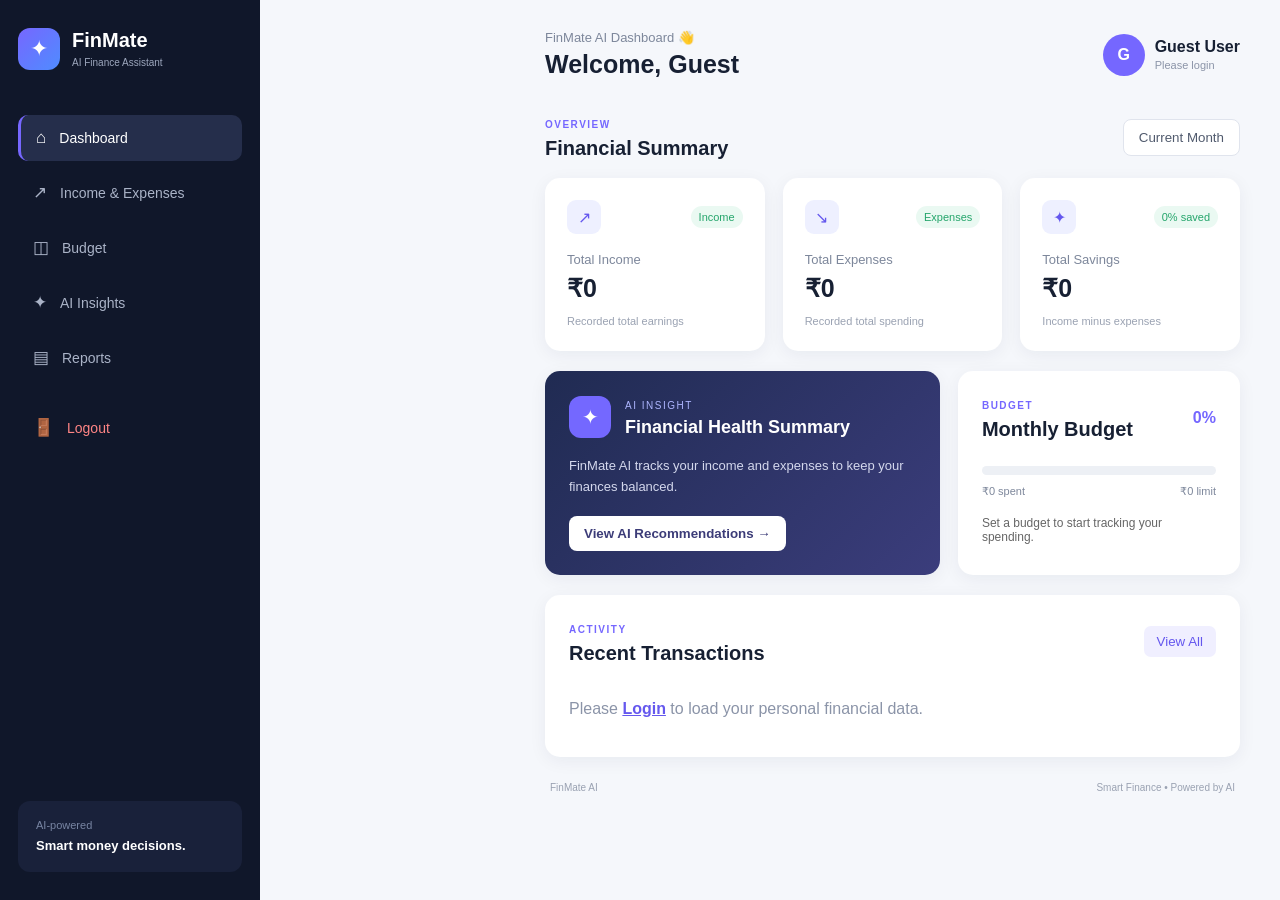
<file: index.html>
<!DOCTYPE html>
<html lang="en">

<head>
    <meta charset="UTF-8">
    <meta name="viewport" content="width=device-width, initial-scale=1.0">

    <title>FinMate AI - Personal Finance Assistant</title>

    <link rel="stylesheet" href="style.css">
</head>

<body>

    <div class="app">

        <!-- Sidebar -->
        <aside class="sidebar">

            <div class="logo">
                <div class="logo-icon">✦</div>

                <div>
                    <h2>FinMate</h2>
                    <span>AI Finance Assistant</span>
                </div>
            </div>

            <nav class="menu">
                <a href="index.html" class="active">
                    <span>⌂</span>
                    Dashboard
                </a>

                <a href="transactions.html">
                    <span>↗</span>
                    Income & Expenses
                </a>

                <a href="budget.html">
                    <span>◫</span>
                    Budget
                </a>

                <a href="ai-insights.html">
                    <span>✦</span>
                    AI Insights
                </a>

                <a href="reports.html">
                    <span>▤</span>
                    Reports
                </a>

                <a href="login.html" id="logoutBtn" style="margin-top: 15px; color: #ff8585;">
                    <span>🚪</span>
                    Logout
                </a>
            </nav>

            <div class="sidebar-bottom">
                <p>AI-powered</p>
                <strong>Smart money decisions.</strong>
            </div>

        </aside>


        <!-- Main Content -->
        <main class="main">

            <!-- Top Bar -->
            <header class="topbar">

                <div>
                    <p class="small-text">FinMate AI Dashboard 👋</p>
                    <h1 id="welcomeGreeting">Welcome back, User</h1>
                </div>

                <div class="profile">
                    <div class="profile-circle" id="profileAvatar">U</div>

                    <div>
                        <strong id="profileName">User</strong>
                        <span id="profileEmail">finance@finmate.ai</span>
                    </div>
                </div>

            </header>


            <!-- Overview -->
            <section class="overview">

                <div class="section-title">
                    <div>
                        <span class="label">OVERVIEW</span>
                        <h2>Financial Summary</h2>
                    </div>

                    <button class="month-btn" id="currentPeriodBtn">
                        Current Month
                    </button>
                </div>


                <!-- Financial Cards -->
                <div class="cards">

                    <div class="finance-card income-card">

                        <div class="card-top">
                            <span class="card-icon">↗</span>
                            <span class="percentage">Income</span>
                        </div>

                        <p>Total Income</p>

                        <h3 id="totalIncome">₹0</h3>

                        <span class="card-note">
                            Recorded total earnings
                        </span>

                    </div>


                    <div class="finance-card expense-card">

                        <div class="card-top">
                            <span class="card-icon">↘</span>
                            <span class="percentage">Expenses</span>
                        </div>

                        <p>Total Expenses</p>

                        <h3 id="totalExpenses">₹0</h3>

                        <span class="card-note">
                            Recorded total spending
                        </span>

                    </div>


                    <div class="finance-card saving-card">

                        <div class="card-top">
                            <span class="card-icon">✦</span>
                            <span class="percentage" id="savingRateTag">0% saved</span>
                        </div>

                        <p>Total Savings</p>

                        <h3 id="totalSavings">₹0</h3>

                        <span class="card-note" id="savingsNote">
                            Income minus expenses
                        </span>

                    </div>

                </div>

            </section>


            <!-- Middle Section -->
            <section class="middle-grid">

                <!-- AI Insight -->
                <div class="ai-box">

                    <div class="ai-header">

                        <div class="ai-icon">✦</div>

                        <div>
                            <span>AI INSIGHT</span>
                            <h2 id="aiHeadline">Financial Health Summary</h2>
                        </div>

                    </div>

                    <p id="aiSummaryText">
                        FinMate AI tracks your income and expenses to keep your finances balanced.
                    </p>

                    <button class="ai-btn" onclick="window.location.href='ai-insights.html'">
                        View AI Recommendations →
                    </button>

                </div>


                <!-- Budget -->
                <div class="budget-box">

                    <div class="box-heading">
                        <div>
                            <span class="label">BUDGET</span>
                            <h2>Monthly Budget</h2>
                        </div>

                        <span class="budget-percent" id="dashboardBudgetPercent">0%</span>
                    </div>

                    <div class="progress">
                        <div class="progress-fill" id="dashboardBudgetProgress" style="width: 0%;"></div>
                    </div>

                    <div class="budget-info">
                        <span id="dashboardSpentText">₹0 spent</span>
                        <span id="dashboardLimitText">₹0 limit</span>
                    </div>

                    <p class="budget-message" id="dashboardBudgetMessage">
                        Set a budget to start tracking your spending.
                    </p>

                </div>

            </section>


            <!-- Recent Transactions -->
            <section class="transactions">

                <div class="box-heading">

                    <div>
                        <span class="label">ACTIVITY</span>
                        <h2>Recent Transactions</h2>
                    </div>

                    <button class="view-btn" onclick="window.location.href='transactions.html'">
                        View All
                    </button>

                </div>


                <div class="transaction-list" id="dashboardRecentTransactions">
                    <p style="color: #8b94a8; padding: 15px 0;">Loading transactions...</p>
                </div>

            </section>


            <!-- Footer -->
            <footer>
                <span>FinMate AI</span>
                <span>Smart Finance • Powered by AI</span>
            </footer>

        </main>

    </div>

    <script src="script.js"></script>

</body>

</html>
</file>
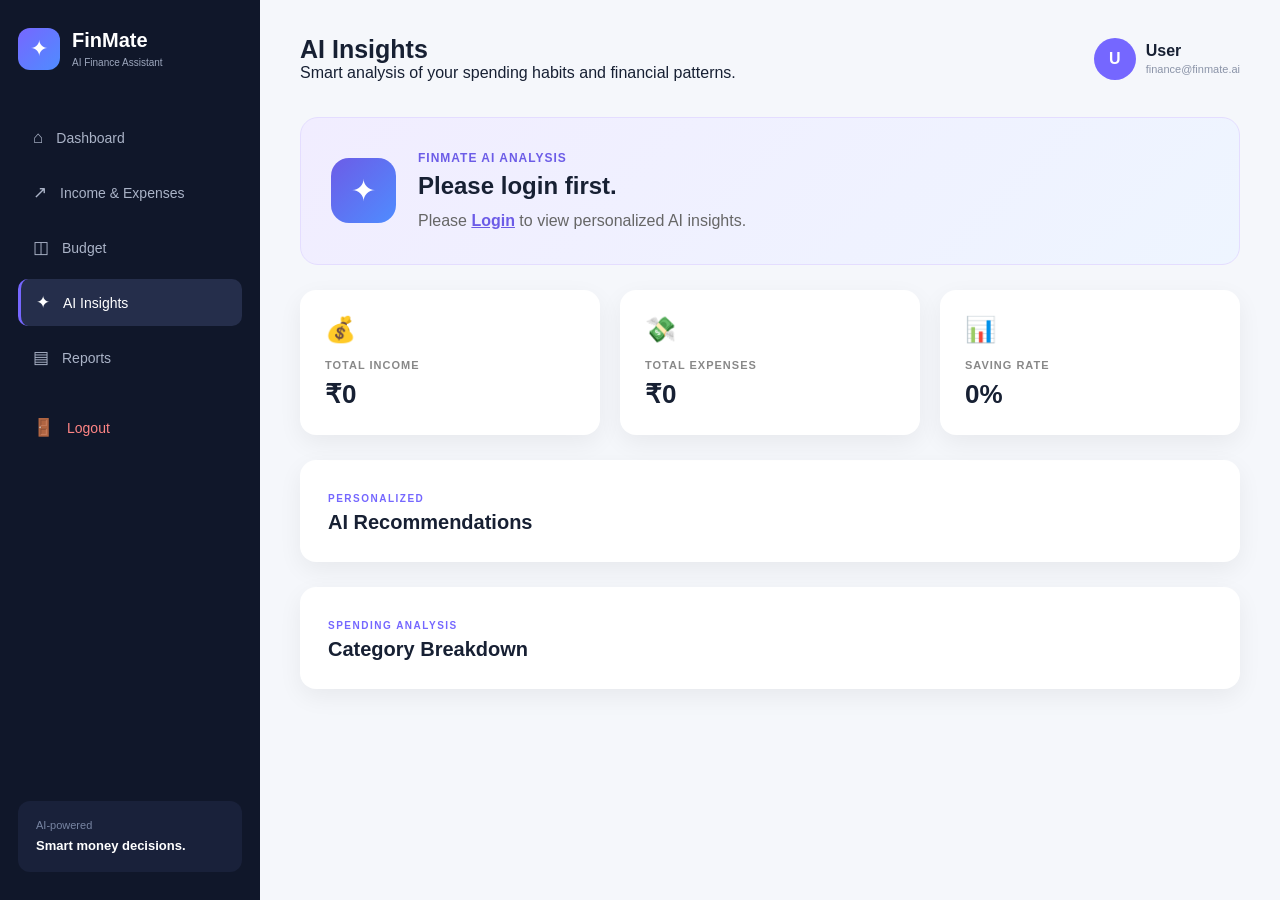
<file: ai-insights.html>
<!DOCTYPE html>
<html lang="en">

<head>
    <meta charset="UTF-8">
    <meta name="viewport" content="width=device-width, initial-scale=1.0">

    <title>FinMate AI - AI Insights</title>

    <link rel="stylesheet" href="style.css">
</head>

<body>

<div class="dashboard">

    <!-- Sidebar -->
    <aside class="sidebar">

        <div class="logo">
            <div class="logo-icon">✦</div>
            <div>
                <h2>FinMate</h2>
                <span>AI Finance Assistant</span>
            </div>
        </div>

        <nav class="menu">
            <a href="index.html">
                <span>⌂</span>
                Dashboard
            </a>

            <a href="transactions.html">
                <span>↗</span>
                Income & Expenses
            </a>

            <a href="budget.html">
                <span>◫</span>
                Budget
            </a>

            <a href="ai-insights.html" class="active">
                <span>✦</span>
                AI Insights
            </a>

            <a href="reports.html">
                <span>▤</span>
                Reports
            </a>

            <a href="login.html" id="logoutBtn" style="margin-top: 15px; color: #ff8585;">
                <span>🚪</span>
                Logout
            </a>
        </nav>

        <div class="sidebar-bottom">
            <p>AI-powered</p>
            <strong>Smart money decisions.</strong>
        </div>

    </aside>


    <!-- Main Content -->
    <main class="main-content">

        <!-- Top Bar -->
        <div class="topbar">

            <div>
                <h1>AI Insights</h1>
                <p>Smart analysis of your spending habits and financial patterns.</p>
            </div>

            <div class="profile">
                <div class="profile-circle" id="profileAvatar">U</div>
                <div>
                    <strong id="profileName">User</strong>
                    <span id="profileEmail">finance@finmate.ai</span>
                </div>
            </div>

        </div>


        <!-- AI Header -->
        <section class="ai-insight-main">

            <div class="ai-big-icon">✦</div>

            <div>
                <span class="ai-label">FINMATE AI ANALYSIS</span>

                <h2 id="financialHealth">
                    Analyzing your financial data...
                </h2>

                <p id="aiSummary">
                    Your transactions are being analyzed to identify spending patterns and savings opportunities.
                </p>
            </div>

        </section>


        <!-- Analysis Cards -->
        <section class="ai-analysis-grid">

            <div class="ai-analysis-card">
                <span class="analysis-icon">💰</span>
                <span class="analysis-label">TOTAL INCOME</span>
                <h2 id="aiIncome">₹0</h2>
            </div>

            <div class="ai-analysis-card">
                <span class="analysis-icon">💸</span>
                <span class="analysis-label">TOTAL EXPENSES</span>
                <h2 id="aiExpenses">₹0</h2>
            </div>

            <div class="ai-analysis-card">
                <span class="analysis-icon">📊</span>
                <span class="analysis-label">SAVING RATE</span>
                <h2 id="aiSavingRate">0%</h2>
            </div>

        </section>


        <!-- Recommendations -->
        <section class="recommendations-card">

            <div class="box-heading">
                <div>
                    <span class="label">PERSONALIZED</span>
                    <h2>AI Recommendations</h2>
                </div>
            </div>

            <div id="recommendations">
                <p style="color: #888; padding: 15px 0;">Generating recommendations...</p>
            </div>

        </section>


        <!-- Spending Categories -->
        <section class="category-card">

            <div class="box-heading">
                <div>
                    <span class="label">SPENDING ANALYSIS</span>
                    <h2>Category Breakdown</h2>
                </div>
            </div>

            <div id="categoryBreakdown">
                <p class="empty-message">
                    Loading spending data...
                </p>
            </div>

        </section>

    </main>

</div>


<script>
    // User Session & Logout
    const user = JSON.parse(localStorage.getItem("loggedInUser"));
    if (user) {
        const nameEl = document.getElementById("profileName");
        const emailEl = document.getElementById("profileEmail");
        const avatarEl = document.getElementById("profileAvatar");

        if (nameEl) nameEl.textContent = user.name;
        if (emailEl) emailEl.textContent = user.email;
        if (avatarEl) avatarEl.textContent = user.name.charAt(0).toUpperCase();
    }

    const logoutBtn = document.getElementById("logoutBtn");
    if (logoutBtn) {
        logoutBtn.addEventListener("click", function(e) {
            e.preventDefault();
            localStorage.removeItem("loggedInUser");
            window.location.href = "login.html";
        });
    }

    const categoryNames = {
        1: "Salary",
        2: "Business",
        3: "Other Income",
        4: "Food",
        5: "Shopping",
        6: "Transport",
        7: "Bills",
        8: "Entertainment",
        9: "Health",
        10: "Education",
        11: "Other Expense"
    };

    async function loadAIInsights() {
        if (!user) {
            document.getElementById("financialHealth").textContent = "Please login first.";
            document.getElementById("aiSummary").innerHTML =
                'Please <a href="login.html" style="color: #6c5ce7; font-weight: bold;">Login</a> to view personalized AI insights.';
            document.getElementById("recommendations").innerHTML = "";
            document.getElementById("categoryBreakdown").innerHTML = "";
            return;
        }

        try {
            const [incomeResponse, expenseResponse] = await Promise.all([
                fetch(`http://127.0.0.1:5000/api/income/${user.user_id}`),
                fetch(`http://127.0.0.1:5000/api/expenses/${user.user_id}`)
            ]);

            const incomeData = await incomeResponse.json();
            const expenseData = await expenseResponse.json();

            let totalIncome = 0;
            let totalExpenses = 0;
            const categoryExpenses = {};

            if (incomeData.income && Array.isArray(incomeData.income)) {
                incomeData.income.forEach(item => {
                    totalIncome += Number(item.amount) || 0;
                });
            }

            if (expenseData.expenses && Array.isArray(expenseData.expenses)) {
                expenseData.expenses.forEach(item => {
                    const amt = Number(item.amount) || 0;
                    totalExpenses += amt;

                    const catName = categoryNames[item.category_id] || "Other Expense";
                    categoryExpenses[catName] = (categoryExpenses[catName] || 0) + amt;
                });
            }

            const savings = totalIncome - totalExpenses;
            let savingRate = totalIncome > 0 ? (savings / totalIncome) * 100 : 0;

            document.getElementById("aiIncome").textContent = "₹" + totalIncome.toLocaleString("en-IN");
            document.getElementById("aiExpenses").textContent = "₹" + totalExpenses.toLocaleString("en-IN");
            document.getElementById("aiSavingRate").textContent = savingRate.toFixed(1) + "%";

            // AI Financial Health Summary
            const healthEl = document.getElementById("financialHealth");
            const summaryEl = document.getElementById("aiSummary");

            if (totalIncome === 0 && totalExpenses === 0) {
                healthEl.textContent = "No financial data available yet.";
                summaryEl.textContent = "Record your income and expenses so FinMate AI can analyze your financial patterns.";
            } else if (savingRate >= 30) {
                healthEl.textContent = "Your financial health looks excellent!";
                summaryEl.textContent = `You are saving ${savingRate.toFixed(1)}% of your income. You are in a strong position to invest and grow your emergency fund.`;
            } else if (savingRate >= 15) {
                healthEl.textContent = "Your finances are moderately balanced.";
                summaryEl.textContent = `You are maintaining a ${savingRate.toFixed(1)}% saving rate. Trimming your largest expense category could boost savings further.`;
            } else if (savingRate >= 0) {
                healthEl.textContent = "Caution: Your expenses are consuming most of your earnings.";
                summaryEl.textContent = "You have a slim saving margin. Review discretionary spending and stick to a tight monthly budget.";
            } else {
                healthEl.textContent = "Warning: Expenses currently exceed income!";
                summaryEl.textContent = `You have spent ₹${Math.abs(savings).toLocaleString("en-IN")} more than your income. Review your recent transactions immediately.`;
            }

            // Recommendations
            const recEl = document.getElementById("recommendations");
            recEl.innerHTML = "";

            if (totalIncome === 0) {
                recEl.innerHTML = `
                    <div class="recommendation">
                        <span class="recommendation-icon">💡</span>
                        <div>
                            <strong>Add Income Sources</strong>
                            <p>Record your primary and secondary earnings so FinMate AI can calculate accurate saving ratios.</p>
                        </div>
                    </div>
                `;
            } else {
                if (savingRate < 20) {
                    recEl.innerHTML += `
                        <div class="recommendation">
                            <span class="recommendation-icon">⚠️</span>
                            <div>
                                <strong>Aim for 20%+ Savings Target</strong>
                                <p>Financial experts recommend saving at least 20% of net income for emergencies and future goals.</p>
                            </div>
                        </div>
                    `;
                } else {
                    recEl.innerHTML += `
                        <div class="recommendation">
                            <span class="recommendation-icon">✨</span>
                            <div>
                                <strong>Consistent Savings Habit</strong>
                                <p>You're sustaining a healthy saving rate of ${savingRate.toFixed(1)}%. Consider allocating surplus to high-yield savings or investments.</p>
                            </div>
                        </div>
                    `;
                }

                // Identify highest expense category
                let highestCat = "";
                let highestAmt = 0;
                for (const [cat, amt] of Object.entries(categoryExpenses)) {
                    if (amt > highestAmt) {
                        highestAmt = amt;
                        highestCat = cat;
                    }
                }

                if (highestCat) {
                    recEl.innerHTML += `
                        <div class="recommendation">
                            <span class="recommendation-icon">📊</span>
                            <div>
                                <strong>Top Spending Category: ${highestCat}</strong>
                                <p>You have spent ₹${highestAmt.toLocaleString("en-IN")} on ${highestCat}. Consider setting a dedicated category budget limit.</p>
                            </div>
                        </div>
                    `;
                }

                recEl.innerHTML += `
                    <div class="recommendation">
                        <span class="recommendation-icon">🤖</span>
                        <div>
                            <strong>Continuous Tracking</strong>
                            <p>Daily expense tracking ensures AI insights remain precise and alert you to unexpected cost spikes.</p>
                        </div>
                    </div>
                `;
            }

            // Category Breakdown
            const catBreakdownEl = document.getElementById("categoryBreakdown");
            catBreakdownEl.innerHTML = "";

            const catEntries = Object.entries(categoryExpenses);
            if (catEntries.length === 0) {
                catBreakdownEl.innerHTML = `
                    <p class="empty-message">No expenses recorded yet.</p>
                `;
            } else {
                catEntries.sort((a, b) => b[1] - a[1]);
                const maxExpense = catEntries[0][1] || 1;

                catEntries.forEach(([cat, amt]) => {
                    const pct = (amt / maxExpense) * 100;
                    const itemEl = document.createElement("div");
                    itemEl.className = "category-item";
                    itemEl.innerHTML = `
                        <div class="category-top">
                            <span class="category-name">${cat}</span>
                            <span class="category-amount">₹${amt.toLocaleString("en-IN")}</span>
                        </div>
                        <div class="category-bar">
                            <div class="category-fill" style="width: ${pct}%;"></div>
                        </div>
                    `;
                    catBreakdownEl.appendChild(itemEl);
                });
            }

        } catch (err) {
            console.error("AI Insights backend error:", err);
            document.getElementById("financialHealth").textContent = "Unable to connect to Flask server.";
            document.getElementById("aiSummary").textContent = "Please ensure the Flask backend is running on http://127.0.0.1:5000.";
        }
    }

    loadAIInsights();
</script>

</body>
</html>
</file>
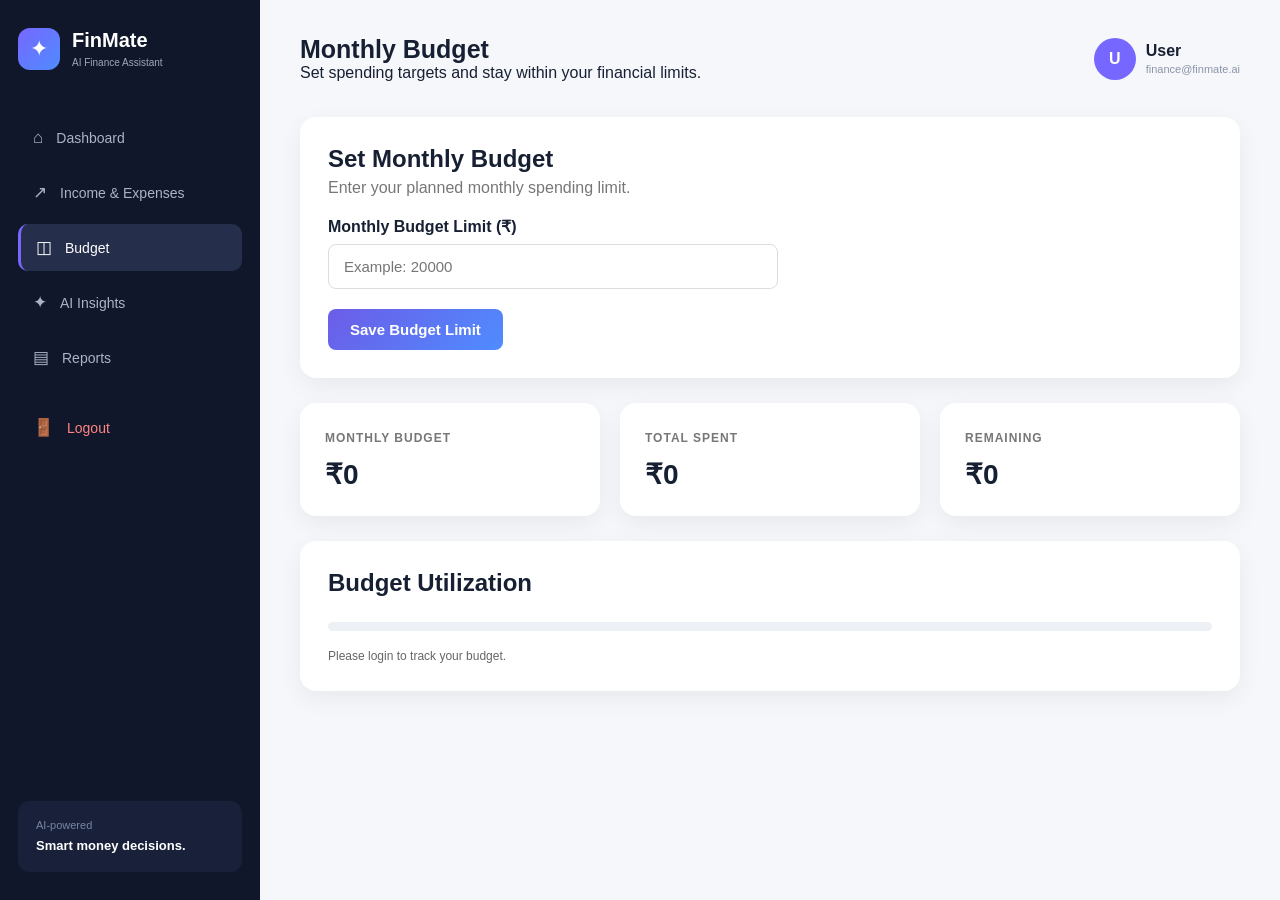
<file: budget.html>
<!DOCTYPE html>
<html lang="en">
<head>
    <meta charset="UTF-8">
    <meta name="viewport" content="width=device-width, initial-scale=1.0">
    <title>FinMate AI - Monthly Budget</title>

    <link rel="stylesheet" href="style.css">
</head>

<body>

    <div class="dashboard">

        <!-- Sidebar -->
        <aside class="sidebar">

            <div class="logo">
                <div class="logo-icon">✦</div>
                <div>
                    <h2>FinMate</h2>
                    <span>AI Finance Assistant</span>
                </div>
            </div>

            <nav class="menu">
                <a href="index.html">
                    <span>⌂</span>
                    Dashboard
                </a>

                <a href="transactions.html">
                    <span>↗</span>
                    Income & Expenses
                </a>

                <a href="budget.html" class="active">
                    <span>◫</span>
                    Budget
                </a>

                <a href="ai-insights.html">
                    <span>✦</span>
                    AI Insights
                </a>

                <a href="reports.html">
                    <span>▤</span>
                    Reports
                </a>

                <a href="login.html" id="logoutBtn" style="margin-top: 15px; color: #ff8585;">
                    <span>🚪</span>
                    Logout
                </a>
            </nav>

            <div class="sidebar-bottom">
                <p>AI-powered</p>
                <strong>Smart money decisions.</strong>
            </div>

        </aside>


        <!-- Main Content -->
        <main class="main-content">

            <!-- Top Bar -->
            <div class="topbar">
                <div>
                    <h1>Monthly Budget</h1>
                    <p>Set spending targets and stay within your financial limits.</p>
                </div>

                <div class="profile">
                    <div class="profile-circle" id="profileAvatar">U</div>
                    <div>
                        <strong id="profileName">User</strong>
                        <span id="profileEmail">finance@finmate.ai</span>
                    </div>
                </div>
            </div>


            <!-- Set Budget Form Card -->
            <section class="budget-form-card">
                <h2>Set Monthly Budget</h2>
                <p class="section-subtitle">
                    Enter your planned monthly spending limit.
                </p>

                <form id="budgetForm">
                    <div class="budget-input-group">
                        <label for="budgetAmount">Monthly Budget Limit (₹)</label>
                        <input
                            type="number"
                            id="budgetAmount"
                            placeholder="Example: 20000"
                            min="1"
                            step="any"
                            required
                        >
                    </div>

                    <button type="submit" class="add-transaction-btn">
                        Save Budget Limit
                    </button>
                </form>
            </section>


            <!-- Budget Summary Cards -->
            <div class="budget-summary">

                <div class="budget-summary-card">
                    <span class="summary-label">MONTHLY BUDGET</span>
                    <h2 id="totalBudget">₹0</h2>
                </div>

                <div class="budget-summary-card">
                    <span class="summary-label">TOTAL SPENT</span>
                    <h2 id="totalSpent">₹0</h2>
                </div>

                <div class="budget-summary-card">
                    <span class="summary-label">REMAINING</span>
                    <h2 id="remainingBudget">₹0</h2>
                </div>

            </div>


            <!-- Progress Card -->
            <section class="budget-progress-card">
                <h2>Budget Utilization</h2>
                <div class="progress">
                    <div class="progress-fill" id="progressFill" style="width: 0%;"></div>
                </div>

                <p class="budget-message" id="budgetMessage">
                    Set your monthly budget to start tracking your spending.
                </p>
            </section>

        </main>

    </div>


    <script>
        // Setup User Info & Logout
        const user = JSON.parse(localStorage.getItem("loggedInUser"));
        if (user) {
            const nameEl = document.getElementById("profileName");
            const emailEl = document.getElementById("profileEmail");
            const avatarEl = document.getElementById("profileAvatar");

            if (nameEl) nameEl.textContent = user.name;
            if (emailEl) emailEl.textContent = user.email;
            if (avatarEl) avatarEl.textContent = user.name.charAt(0).toUpperCase();
        }

        const logoutBtn = document.getElementById("logoutBtn");
        if (logoutBtn) {
            logoutBtn.addEventListener("click", function(e) {
                e.preventDefault();
                localStorage.removeItem("loggedInUser");
                window.location.href = "login.html";
            });
        }

        const budgetForm = document.getElementById("budgetForm");

        // Fetch Expenses from Backend
        async function getExpenses(userId) {
            try {
                const response = await fetch(`http://127.0.0.1:5000/api/expenses/${userId}`);
                const data = await response.json();
                let total = 0;
                if (data.expenses && Array.isArray(data.expenses)) {
                    data.expenses.forEach(item => {
                        total += Number(item.amount) || 0;
                    });
                }
                return total;
            } catch (err) {
                console.error("Error fetching expenses:", err);
                return 0;
            }
        }

        // Fetch Saved Budget from Backend
        async function getSavedBudget(userId) {
            try {
                const response = await fetch(`http://127.0.0.1:5000/api/budget/${userId}`);
                const data = await response.json();
                if (data.budget && data.budget.amount) {
                    const amt = Number(data.budget.amount);
                    localStorage.setItem("monthlyBudget", amt);
                    return amt;
                }
            } catch (err) {
                console.error("Error fetching budget from backend:", err);
            }
            return Number(localStorage.getItem("monthlyBudget")) || 0;
        }

        // Update Display
        async function updateBudgetDisplay() {
            if (!user) {
                document.getElementById("budgetMessage").textContent =
                    "Please login to track your budget.";
                return;
            }

            const [budget, spent] = await Promise.all([
                getSavedBudget(user.user_id),
                getExpenses(user.user_id)
            ]);

            const remaining = budget - spent;

            document.getElementById("totalBudget").textContent =
                "₹" + budget.toLocaleString("en-IN");
            document.getElementById("totalSpent").textContent =
                "₹" + spent.toLocaleString("en-IN");
            document.getElementById("remainingBudget").textContent =
                "₹" + Math.max(remaining, 0).toLocaleString("en-IN");

            let percentage = 0;
            if (budget > 0) {
                percentage = (spent / budget) * 100;
            }

            const progressEl = document.getElementById("progressFill");
            progressEl.style.width = Math.min(percentage, 100) + "%";

            const msgEl = document.getElementById("budgetMessage");
            if (budget === 0) {
                msgEl.textContent = "Set your monthly budget to start tracking your spending.";
                msgEl.style.color = "#666";
            } else if (spent > budget) {
                msgEl.textContent = `⚠️ You have exceeded your budget by ₹${(spent - budget).toLocaleString("en-IN")} (${percentage.toFixed(1)}% spent).`;
                msgEl.style.color = "#e04444";
                progressEl.style.background = "#e04444";
            } else if (spent >= budget * 0.8) {
                msgEl.textContent = `⚠️ Warning: You have used ${percentage.toFixed(1)}% of your budget limit.`;
                msgEl.style.color = "#f39c12";
                progressEl.style.background = "#f39c12";
            } else {
                msgEl.textContent = `✅ Great! You have spent ${percentage.toFixed(1)}% of your monthly budget.`;
                msgEl.style.color = "#159447";
                progressEl.style.background = "linear-gradient(90deg, #7567ff, #4e9cff)";
            }
        }

        // Save Budget
        if (budgetForm) {
            budgetForm.addEventListener("submit", async function(e) {
                e.preventDefault();

                if (!user) {
                    alert("Please login first.");
                    window.location.href = "login.html";
                    return;
                }

                const amount = Number(document.getElementById("budgetAmount").value);
                if (!amount || amount <= 0) {
                    alert("Please enter a valid budget amount.");
                    return;
                }

                const today = new Date();
                const month = today.getFullYear() + "-" + String(today.getMonth() + 1).padStart(2, "0");

                try {
                    const response = await fetch("http://127.0.0.1:5000/api/budget", {
                        method: "POST",
                        headers: { "Content-Type": "application/json" },
                        body: JSON.stringify({
                            user_id: user.user_id,
                            amount: amount,
                            month_year: month
                        })
                    });

                    const data = await response.json();

                    if (response.ok) {
                        localStorage.setItem("monthlyBudget", amount);
                        alert("Monthly budget saved successfully!");
                        document.getElementById("budgetAmount").value = "";
                        await updateBudgetDisplay();
                    } else {
                        alert("Error: " + (data.message || "Unable to save budget."));
                    }
                } catch (err) {
                    console.error("Save budget error:", err);
                    alert("Backend connection failed. Make sure Flask server is running.");
                }
            });
        }

        // Initialize display
        updateBudgetDisplay();
    </script>

</body>
</html>
</file>
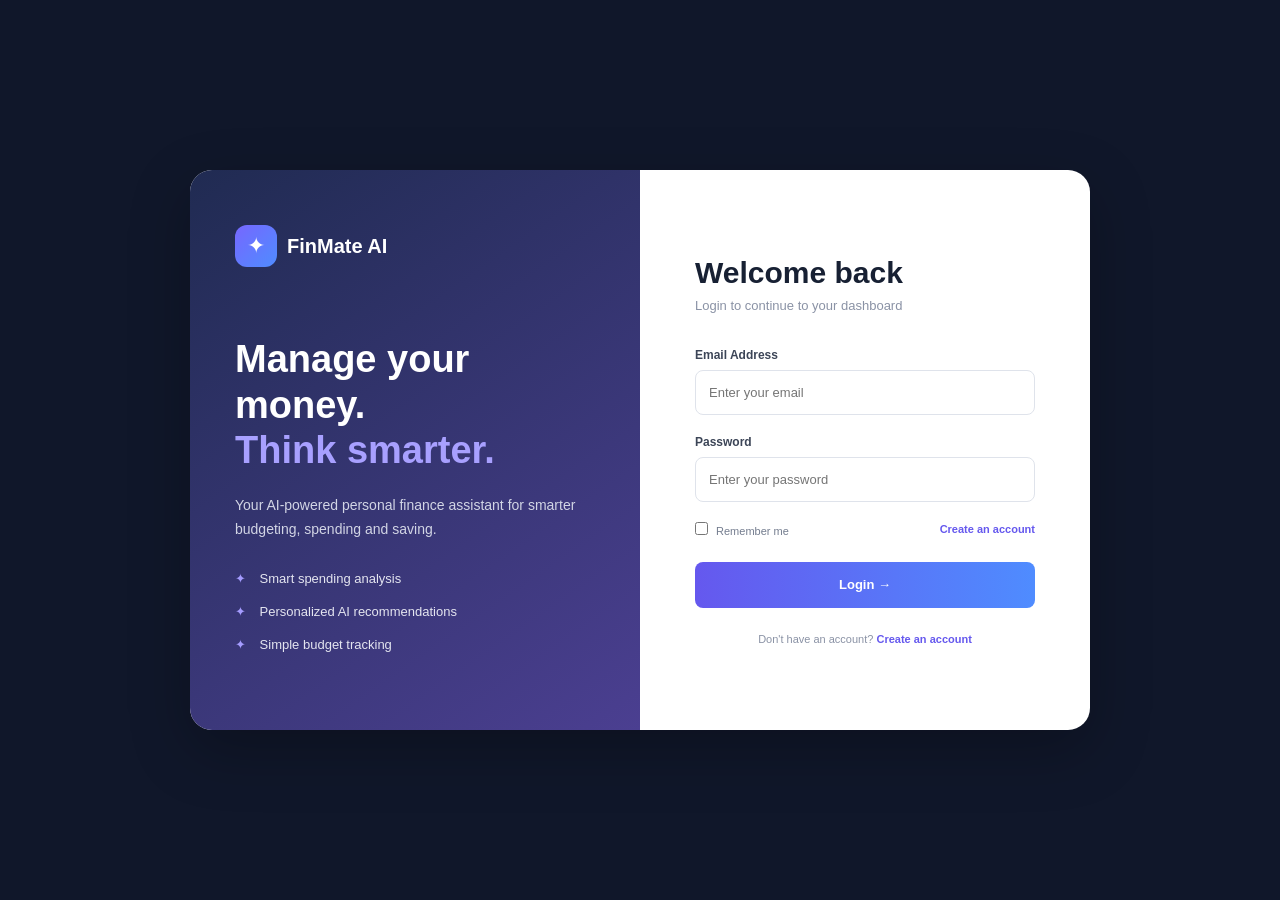
<file: login.html>
<!DOCTYPE html>
<html lang="en">

<head>
    <meta charset="UTF-8">
    <meta name="viewport" content="width=device-width, initial-scale=1.0">

    <title>Login - FinMate AI</title>

    <link rel="stylesheet" href="style.css">
</head>

<body class="login-page">

    <div class="login-container">

        <!-- Left Side -->
        <div class="login-info">

            <div class="login-logo">
                <div class="logo-icon">✦</div>
                <h2>FinMate AI</h2>
            </div>

            <h1>
                Manage your money.<br>
                <span>Think smarter.</span>
            </h1>

            <p>
                Your AI-powered personal finance assistant
                for smarter budgeting, spending and saving.
            </p>

            <div class="feature">
                <span>✦</span>
                Smart spending analysis
            </div>

            <div class="feature">
                <span>✦</span>
                Personalized AI recommendations
            </div>

            <div class="feature">
                <span>✦</span>
                Simple budget tracking
            </div>

        </div>


        <!-- Right Side -->
        <div class="login-box">

            <div class="login-heading">
                <h1>Welcome back</h1>
                <p>Login to continue to your dashboard</p>
            </div>


            <!-- Login Form -->
            <form id="loginForm">

                <label>Email Address</label>

                <input
                    type="email"
                    id="email"
                    placeholder="Enter your email"
                    required
                >


                <label>Password</label>

                <input
                    type="password"
                    id="password"
                    placeholder="Enter your password"
                    required
                >


                <div class="login-options">

                    <label class="remember">
                        <input type="checkbox">
                        Remember me
                    </label>

                    <a href="register.html">Create an account</a>

                </div>


                <button type="submit" class="login-btn">
                    Login →
                </button>

            </form>


            <!-- Login Message -->
            <p id="loginMessage"></p>


            <p class="register-text">
                Don't have an account?
                <a href="register.html">Create an account</a>
            </p>

        </div>

    </div>


    <!-- Login JavaScript -->
    <script>

        const loginForm = document.getElementById("loginForm");

        loginForm.addEventListener("submit", async function(event) {

            event.preventDefault();

            const email = document.getElementById("email").value.trim();
            const password = document.getElementById("password").value;

            const message = document.getElementById("loginMessage");


            try {

                const response = await fetch(
                    "http://127.0.0.1:5000/api/login",
                    {
                        method: "POST",

                        headers: {
                            "Content-Type": "application/json"
                        },

                        body: JSON.stringify({
                            email: email,
                            password: password
                        })
                    }
                );


                const result = await response.json();


                if (response.ok) {

                    message.textContent =
                        "Login successful! Redirecting...";

                    message.style.color = "green";


                    // Save logged-in user
                    localStorage.setItem(
                        "loggedInUser",
                        JSON.stringify(result.user)
                    );


                    setTimeout(function() {

                        window.location.href = "index.html";

                    }, 1000);

                } else {

                    message.textContent = result.message;
                    message.style.color = "red";

                }

            } catch (error) {

                message.textContent =
                    "Unable to connect to the backend. Make sure Flask is running.";

                message.style.color = "red";

                console.error(error);

            }

        });

    </script>

</body>

</html>
</file>
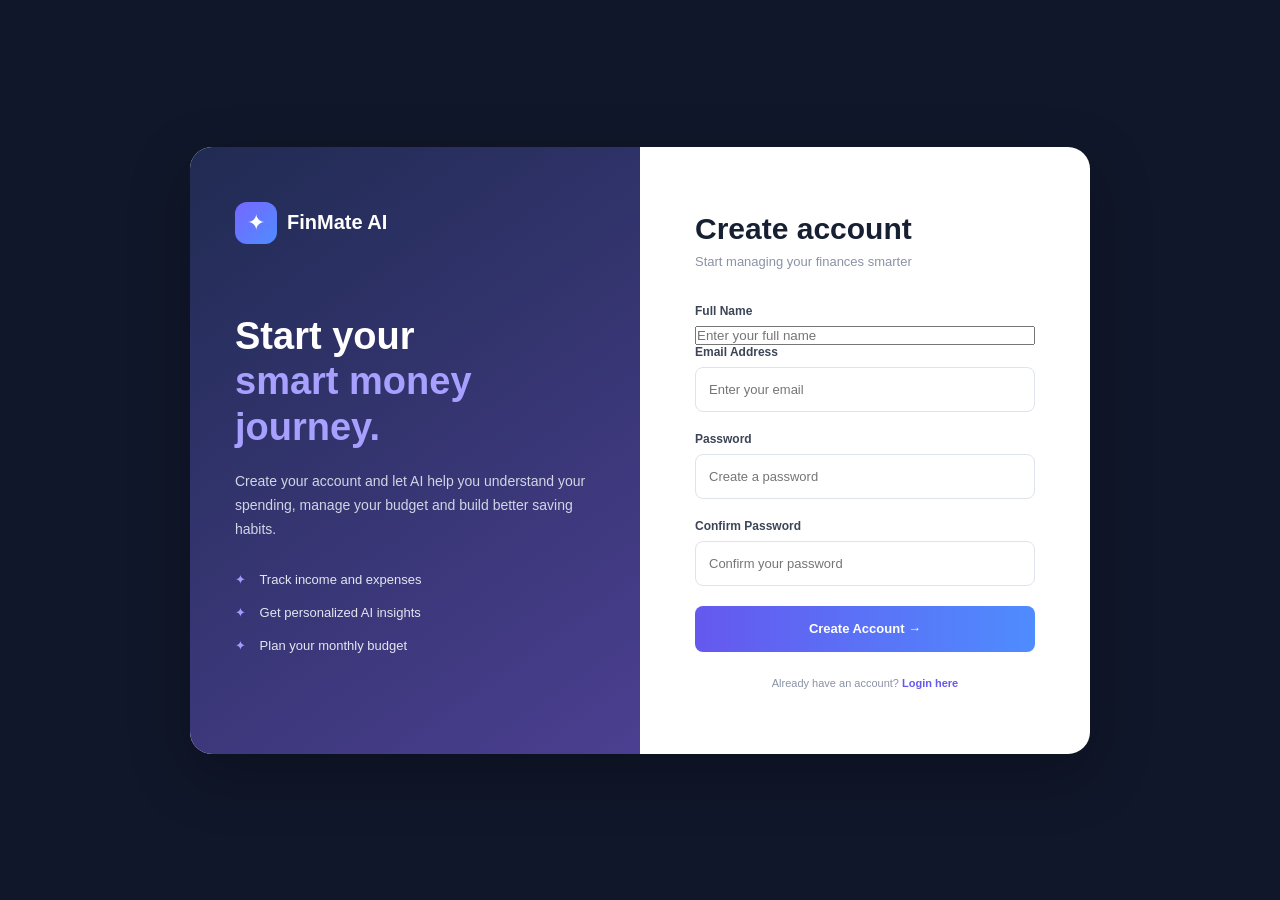
<file: register.html>
<!DOCTYPE html>
<html lang="en">

<head>
    <meta charset="UTF-8">
    <meta name="viewport" content="width=device-width, initial-scale=1.0">

    <title>Create Account - FinMate AI</title>

    <link rel="stylesheet" href="style.css">
</head>

<body class="login-page">

    <div class="login-container">

        <!-- Left Side -->
        <div class="login-info">

            <div class="login-logo">
                <div class="logo-icon">✦</div>
                <h2>FinMate AI</h2>
            </div>

            <h1>
                Start your<br>
                <span>smart money journey.</span>
            </h1>

            <p>
                Create your account and let AI help you
                understand your spending, manage your budget
                and build better saving habits.
            </p>

            <div class="feature">
                <span>✦</span>
                Track income and expenses
            </div>

            <div class="feature">
                <span>✦</span>
                Get personalized AI insights
            </div>

            <div class="feature">
                <span>✦</span>
                Plan your monthly budget
            </div>

        </div>


        <!-- Right Side -->
        <div class="login-box">

            <div class="login-heading">
                <h1>Create account</h1>
                <p>Start managing your finances smarter</p>
            </div>


            <!-- Registration Form -->
            <form id="registerForm">

                <label>Full Name</label>

                <input
                    type="text"
                    id="name"
                    placeholder="Enter your full name"
                    required
                >


                <label>Email Address</label>

                <input
                    type="email"
                    id="email"
                    placeholder="Enter your email"
                    required
                >


                <label>Password</label>

                <input
                    type="password"
                    id="password"
                    placeholder="Create a password"
                    required
                >


                <label>Confirm Password</label>

                <input
                    type="password"
                    id="confirmPassword"
                    placeholder="Confirm your password"
                    required
                >


                <button type="submit" class="login-btn">
                    Create Account →
                </button>

            </form>


            <!-- Message -->
            <p id="registerMessage"></p>


            <p class="register-text">
                Already have an account?
                <a href="login.html">Login here</a>
            </p>

        </div>

    </div>


    <!-- Registration JavaScript -->
    <script>

        const registerForm = document.getElementById("registerForm");

        registerForm.addEventListener("submit", async function(event) {

            event.preventDefault();

            const name = document.getElementById("name").value.trim();
            const email = document.getElementById("email").value.trim();
            const password = document.getElementById("password").value;
            const confirmPassword = document.getElementById("confirmPassword").value;

            const message = document.getElementById("registerMessage");


            // Check password confirmation
            if (password !== confirmPassword) {

                message.textContent = "Passwords do not match.";
                message.style.color = "red";

                return;
            }


            try {

                const response = await fetch(
                    "http://127.0.0.1:5000/api/register",
                    {
                        method: "POST",

                        headers: {
                            "Content-Type": "application/json"
                        },

                        body: JSON.stringify({
                            name: name,
                            email: email,
                            password: password
                        })
                    }
                );


                const result = await response.json();


                if (response.ok) {

                    message.textContent = "Registration successful! Redirecting to login...";
                    message.style.color = "green";

                    registerForm.reset();

                    setTimeout(function() {
                        window.location.href = "login.html";
                    }, 1500);

                } else {

                    message.textContent = result.message;
                    message.style.color = "red";

                }

            } catch (error) {

                message.textContent =
                    "Unable to connect to the backend. Make sure Flask is running.";

                message.style.color = "red";

                console.error(error);
            }

        });

    </script>

</body>

</html>
</file>
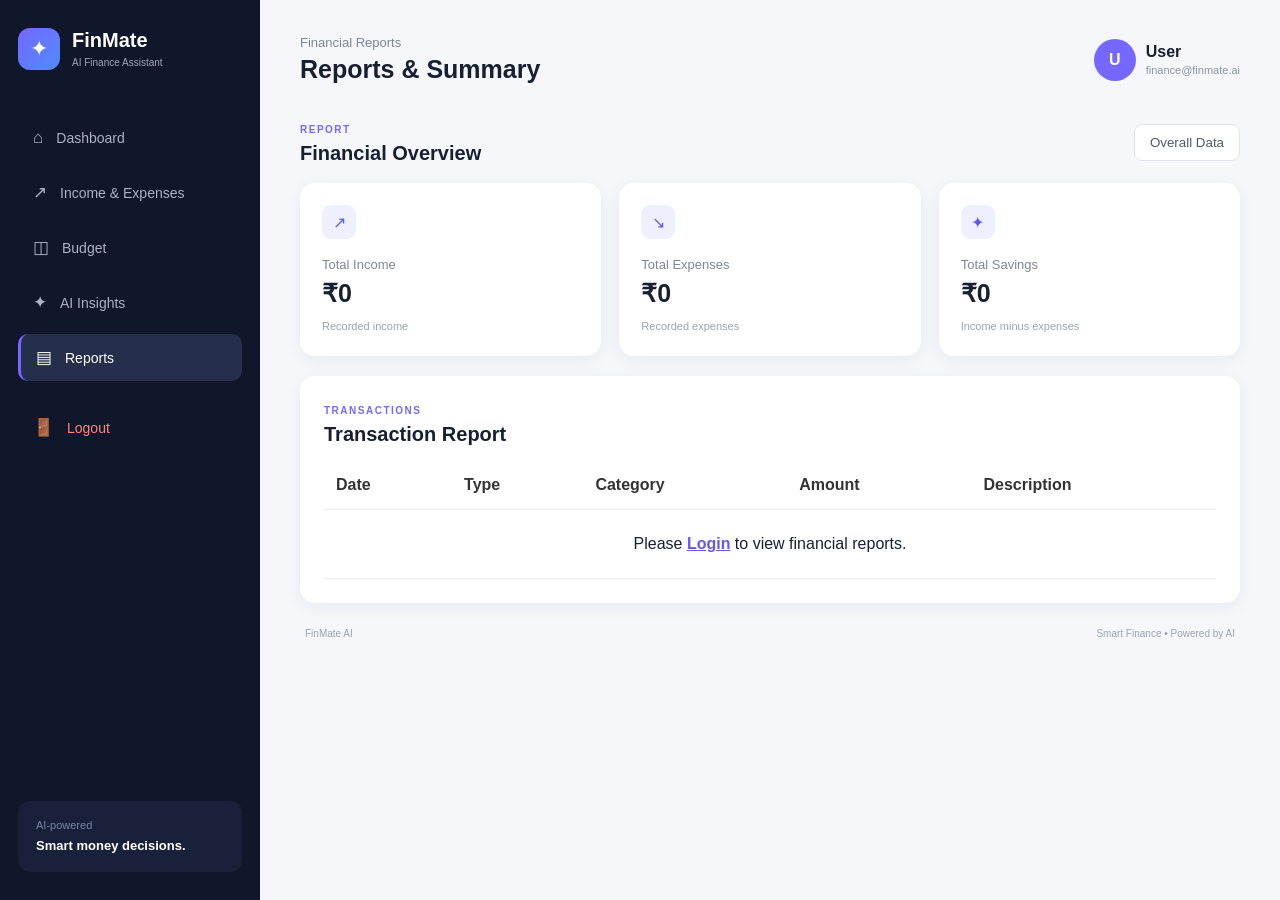
<file: reports.html>
<!DOCTYPE html>
<html lang="en">

<head>
    <meta charset="UTF-8">
    <meta name="viewport" content="width=device-width, initial-scale=1.0">

    <title>FinMate AI - Reports</title>

    <link rel="stylesheet" href="style.css">
</head>

<body>

<div class="dashboard">

    <!-- Sidebar -->
    <aside class="sidebar">

        <div class="logo">
            <div class="logo-icon">✦</div>

            <div>
                <h2>FinMate</h2>
                <span>AI Finance Assistant</span>
            </div>
        </div>

        <nav class="menu">

            <a href="index.html">
                <span>⌂</span>
                Dashboard
            </a>

            <a href="transactions.html">
                <span>↗</span>
                Income & Expenses
            </a>

            <a href="budget.html">
                <span>◫</span>
                Budget
            </a>

            <a href="ai-insights.html">
                <span>✦</span>
                AI Insights
            </a>

            <a href="reports.html" class="active">
                <span>▤</span>
                Reports
            </a>

            <a href="login.html" id="logoutBtn" style="margin-top: 15px; color: #ff8585;">
                <span>🚪</span>
                Logout
            </a>

        </nav>

        <div class="sidebar-bottom">
            <p>AI-powered</p>
            <strong>Smart money decisions.</strong>
        </div>

    </aside>


    <!-- Main Content -->
    <main class="main-content">

        <!-- Top Bar -->
        <header class="topbar">

            <div>
                <p class="small-text">Financial Reports</p>
                <h1>Reports & Summary</h1>
            </div>

            <div class="profile">
                <div class="profile-circle" id="profileAvatar">U</div>

                <div>
                    <strong id="profileName">User</strong>
                    <span id="profileEmail">finance@finmate.ai</span>
                </div>
            </div>

        </header>


        <!-- Report Summary -->
        <section class="overview">

            <div class="section-title">

                <div>
                    <span class="label">REPORT</span>
                    <h2>Financial Overview</h2>
                </div>

                <button class="month-btn">
                    Overall Data
                </button>

            </div>


            <div class="cards">

                <div class="finance-card income-card">

                    <div class="card-top">
                        <span class="card-icon">↗</span>
                    </div>

                    <p>Total Income</p>

                    <h3 id="reportIncome">₹0</h3>

                    <span class="card-note">
                        Recorded income
                    </span>

                </div>


                <div class="finance-card expense-card">

                    <div class="card-top">
                        <span class="card-icon">↘</span>
                    </div>

                    <p>Total Expenses</p>

                    <h3 id="reportExpenses">₹0</h3>

                    <span class="card-note">
                        Recorded expenses
                    </span>

                </div>


                <div class="finance-card saving-card">

                    <div class="card-top">
                        <span class="card-icon">✦</span>
                    </div>

                    <p>Total Savings</p>

                    <h3 id="reportSavings">₹0</h3>

                    <span class="card-note" id="reportSavingsNote">
                        Income minus expenses
                    </span>

                </div>

            </div>

        </section>


        <!-- Report Details -->
        <section class="transactions">

            <div class="box-heading">

                <div>
                    <span class="label">TRANSACTIONS</span>
                    <h2>Transaction Report</h2>
                </div>

            </div>


            <div class="table-container">

                <table>

                    <thead>
                        <tr>
                            <th>Date</th>
                            <th>Type</th>
                            <th>Category</th>
                            <th>Amount</th>
                            <th>Description</th>
                        </tr>
                    </thead>

                    <tbody id="reportTable">
                        <tr>
                            <td colspan="5" style="text-align: center; color: #888; padding: 25px;">
                                Loading report data...
                            </td>
                        </tr>
                    </tbody>

                </table>

            </div>

        </section>


        <!-- Footer -->
        <footer>
            <span>FinMate AI</span>
            <span>Smart Finance • Powered by AI</span>
        </footer>

    </main>

</div>


<script>
    // User Profile & Logout
    const user = JSON.parse(localStorage.getItem("loggedInUser"));
    if (user) {
        const nameEl = document.getElementById("profileName");
        const emailEl = document.getElementById("profileEmail");
        const avatarEl = document.getElementById("profileAvatar");

        if (nameEl) nameEl.textContent = user.name;
        if (emailEl) emailEl.textContent = user.email;
        if (avatarEl) avatarEl.textContent = user.name.charAt(0).toUpperCase();
    }

    const logoutBtn = document.getElementById("logoutBtn");
    if (logoutBtn) {
        logoutBtn.addEventListener("click", function(e) {
            e.preventDefault();
            localStorage.removeItem("loggedInUser");
            window.location.href = "login.html";
        });
    }

    const categoryNames = {
        1: "Salary",
        2: "Business",
        3: "Other Income",
        4: "Food",
        5: "Shopping",
        6: "Transport",
        7: "Bills",
        8: "Entertainment",
        9: "Health",
        10: "Education",
        11: "Other Expense"
    };

    async function generateReport() {
        if (!user) {
            const reportTable = document.getElementById("reportTable");
            reportTable.innerHTML = `
                <tr>
                    <td colspan="5" style="text-align: center; padding: 25px;">
                        Please <a href="login.html" style="color: #6558ee; font-weight: bold;">Login</a> to view financial reports.
                    </td>
                </tr>
            `;
            return;
        }

        const reportTable = document.getElementById("reportTable");

        try {
            const [incomeResponse, expenseResponse] = await Promise.all([
                fetch(`http://127.0.0.1:5000/api/income/${user.user_id}`),
                fetch(`http://127.0.0.1:5000/api/expenses/${user.user_id}`)
            ]);

            const incomeData = await incomeResponse.json();
            const expenseData = await expenseResponse.json();

            let totalIncome = 0;
            let totalExpenses = 0;
            let allTransactions = [];

            if (incomeData.income && Array.isArray(incomeData.income)) {
                incomeData.income.forEach(item => {
                    const amt = Number(item.amount) || 0;
                    totalIncome += amt;
                    allTransactions.push({
                        type: "Income",
                        categoryId: item.category_id,
                        amount: amt,
                        date: item.income_date,
                        description: item.description
                    });
                });
            }

            if (expenseData.expenses && Array.isArray(expenseData.expenses)) {
                expenseData.expenses.forEach(item => {
                    const amt = Number(item.amount) || 0;
                    totalExpenses += amt;
                    allTransactions.push({
                        type: "Expense",
                        categoryId: item.category_id,
                        amount: amt,
                        date: item.expense_date,
                        description: item.description
                    });
                });
            }

            // Summary numbers
            const savings = totalIncome - totalExpenses;
            document.getElementById("reportIncome").textContent = "₹" + totalIncome.toLocaleString("en-IN");
            document.getElementById("reportExpenses").textContent = "₹" + totalExpenses.toLocaleString("en-IN");
            document.getElementById("reportSavings").textContent = "₹" + savings.toLocaleString("en-IN");

            // Sort chronologically (newest first)
            allTransactions.sort((a, b) => new Date(b.date) - new Date(a.date));

            reportTable.innerHTML = "";

            if (allTransactions.length === 0) {
                reportTable.innerHTML = `
                    <tr>
                        <td colspan="5" style="text-align: center; color: #888; padding: 25px;">
                            No transactions recorded yet.
                        </td>
                    </tr>
                `;
                return;
            }

            allTransactions.forEach(item => {
                const row = document.createElement("tr");
                const formattedDate = new Date(item.date).toLocaleDateString("en-IN", {
                    day: "2-digit",
                    month: "short",
                    year: "numeric"
                });

                const catName = categoryNames[item.categoryId] || (item.type === "Income" ? "Other Income" : "Other Expense");

                if (item.type === "Income") {
                    row.innerHTML = `
                        <td>${formattedDate}</td>
                        <td><span class="income-badge">Income</span></td>
                        <td>${catName}</td>
                        <td class="income-amount">+ ₹${item.amount.toLocaleString("en-IN")}</td>
                        <td>${item.description || "—"}</td>
                    `;
                } else {
                    row.innerHTML = `
                        <td>${formattedDate}</td>
                        <td><span class="expense-badge">Expense</span></td>
                        <td>${catName}</td>
                        <td class="expense-amount">- ₹${item.amount.toLocaleString("en-IN")}</td>
                        <td>${item.description || "—"}</td>
                    `;
                }

                reportTable.appendChild(row);
            });

        } catch (error) {
            console.error("Reports backend error:", error);
            reportTable.innerHTML = `
                <tr>
                    <td colspan="5" style="text-align: center; color: #e04444; padding: 25px;">
                        Unable to load report data. Please make sure Flask is running.
                    </td>
                </tr>
            `;
        }
    }

    generateReport();
</script>

</body>

</html>
</file>
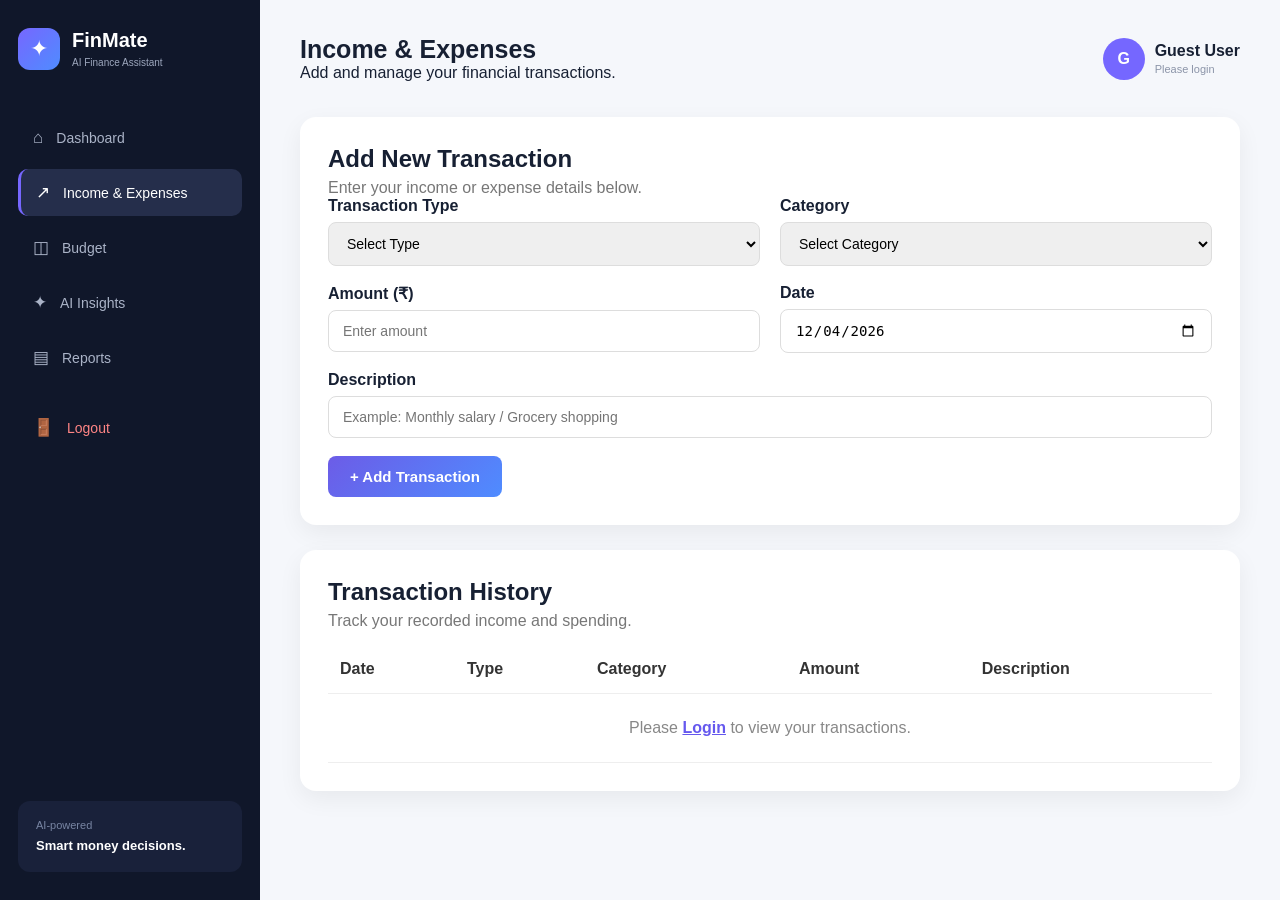
<file: transactions.html>
<!DOCTYPE html>
<html lang="en">
<head>
    <meta charset="UTF-8">
    <meta name="viewport" content="width=device-width, initial-scale=1.0">
    <title>FinMate AI - Income & Expenses</title>

    <link rel="stylesheet" href="style.css">
</head>

<body>

    <div class="dashboard">

        <!-- Sidebar -->
        <aside class="sidebar">

            <div class="logo">
                <div class="logo-icon">✦</div>
                <div>
                    <h2>FinMate</h2>
                    <span>AI Finance Assistant</span>
                </div>
            </div>

            <nav class="menu">
                <a href="index.html">
                    <span>⌂</span>
                    Dashboard
                </a>

                <a href="transactions.html" class="active">
                    <span>↗</span>
                    Income & Expenses
                </a>

                <a href="budget.html">
                    <span>◫</span>
                    Budget
                </a>

                <a href="ai-insights.html">
                    <span>✦</span>
                    AI Insights
                </a>

                <a href="reports.html">
                    <span>▤</span>
                    Reports
                </a>

                <a href="login.html" id="logoutBtn" style="margin-top: 15px; color: #ff8585;">
                    <span>🚪</span>
                    Logout
                </a>
            </nav>

            <div class="sidebar-bottom">
                <p>AI-powered</p>
                <strong>Smart money decisions.</strong>
            </div>

        </aside>


        <!-- Main Content -->
        <main class="main-content">

            <!-- Top Bar -->
            <div class="topbar">
                <div>
                    <h1>Income & Expenses</h1>
                    <p>Add and manage your financial transactions.</p>
                </div>

                <div class="profile">
                    <div class="profile-circle" id="profileAvatar">U</div>
                    <div>
                        <strong id="profileName">User</strong>
                        <span id="profileEmail">finance@finmate.ai</span>
                    </div>
                </div>
            </div>


            <!-- Add Transaction Card -->
            <section class="transaction-form-card">

                <h2>Add New Transaction</h2>
                <p class="section-subtitle">
                    Enter your income or expense details below.
                </p>

                <form id="transactionForm">

                    <div class="form-row">

                        <div class="form-group">
                            <label for="type">Transaction Type</label>

                            <select id="type" required>
                                <option value="">Select Type</option>
                                <option value="Income">Income</option>
                                <option value="Expense">Expense</option>
                            </select>
                        </div>


                        <div class="form-group">
                            <label for="category">Category</label>

                            <select id="category" required>
                                <option value="">Select Category</option>
                                <optgroup label="Income" id="incomeOptGroup">
                                    <option value="1">Salary</option>
                                    <option value="2">Business</option>
                                    <option value="3">Other Income</option>
                                </optgroup>
                                <optgroup label="Expense" id="expenseOptGroup">
                                    <option value="4">Food</option>
                                    <option value="5">Shopping</option>
                                    <option value="6">Transport</option>
                                    <option value="7">Bills</option>
                                    <option value="8">Entertainment</option>
                                    <option value="9">Health</option>
                                    <option value="10">Education</option>
                                    <option value="11">Other Expense</option>
                                </optgroup>
                            </select>
                        </div>

                    </div>


                    <div class="form-row">

                        <div class="form-group">
                            <label for="amount">Amount (₹)</label>

                            <input
                                type="number"
                                id="amount"
                                placeholder="Enter amount"
                                min="1"
                                step="any"
                                required
                            >
                        </div>


                        <div class="form-group">
                            <label for="date">Date</label>

                            <input
                                type="date"
                                id="date"
                                required
                            >
                        </div>

                    </div>


                    <div class="form-group">
                        <label for="description">Description</label>

                        <input
                            type="text"
                            id="description"
                            placeholder="Example: Monthly salary / Grocery shopping"
                        >
                    </div>


                    <button type="submit" class="add-transaction-btn" id="submitBtn">
                        + Add Transaction
                    </button>

                </form>

            </section>


            <!-- Transaction List -->
            <section class="transactions-card">

                <div class="section-header">
                    <div>
                        <h2>Transaction History</h2>
                        <p>Track your recorded income and spending.</p>
                    </div>
                </div>


                <div class="table-container">

                    <table>

                        <thead>
                            <tr>
                                <th>Date</th>
                                <th>Type</th>
                                <th>Category</th>
                                <th>Amount</th>
                                <th>Description</th>
                            </tr>
                        </thead>

                        <tbody id="transactionTable">
                            <tr>
                                <td colspan="5" style="text-align: center; color: #888;">
                                    Loading transactions...
                                </td>
                            </tr>
                        </tbody>

                    </table>

                </div>

            </section>

        </main>

    </div>


    <script src="script.js"></script>

</body>
</html>
</file>
<file: style.css>
* {
    margin: 0;
    padding: 0;
    box-sizing: border-box;
}

body {
    font-family: Arial, sans-serif;
    background: #f5f7fb;
    color: #172033;
}

.app {
    display: flex;
    min-height: 100vh;
}


/* SIDEBAR */

.sidebar {
    width: 245px;
    background: #10172a;
    color: white;
    padding: 28px 18px;
    display: flex;
    flex-direction: column;
    position: fixed;
    height: 100vh;
}

.logo {
    display: flex;
    align-items: center;
    gap: 12px;
    margin-bottom: 45px;
}

.logo-icon {
    width: 42px;
    height: 42px;
    border-radius: 12px;
    background: linear-gradient(135deg, #7667ff, #4f8cff);
    display: flex;
    justify-content: center;
    align-items: center;
    font-size: 22px;
}

.logo h2 {
    font-size: 20px;
}

.logo span {
    font-size: 10px;
    color: #9da7bd;
}


/* MENU */

.menu {
    display: flex;
    flex-direction: column;
    gap: 8px;
}

.menu a {
    text-decoration: none;
    color: #aab3c7;
    padding: 13px 15px;
    border-radius: 10px;
    display: flex;
    gap: 13px;
    align-items: center;
    font-size: 14px;
    transition: 0.2s;
}

.menu a:hover,
.menu a.active {
    background: #252e4b;
    color: white;
}

.menu a.active {
    border-left: 3px solid #7667ff;
}

.menu a span {
    font-size: 17px;
}

.sidebar-bottom {
    margin-top: auto;
    background: #19213a;
    padding: 18px;
    border-radius: 12px;
}

.sidebar-bottom p {
    color: #7885a3;
    font-size: 11px;
    margin-bottom: 5px;
}

.sidebar-bottom strong {
    font-size: 13px;
}


/* MAIN */

.main {
    margin-left: 245px;
    width: calc(100% - 245px);
    padding: 30px 40px;
}


/* TOPBAR */

.topbar {
    display: flex;
    justify-content: space-between;
    align-items: center;
    margin-bottom: 35px;
}

.small-text {
    color: #7d879b;
    font-size: 13px;
    margin-bottom: 5px;
}

.topbar h1 {
    font-size: 25px;
}

.profile {
    display: flex;
    align-items: center;
    gap: 10px;
}

.profile-circle {
    width: 42px;
    height: 42px;
    background: #7567ff;
    color: white;
    border-radius: 50%;
    display: flex;
    justify-content: center;
    align-items: center;
    font-weight: bold;
}

.profile span {
    display: block;
    color: #8b94a8;
    font-size: 11px;
    margin-top: 3px;
}


/* SECTION */

.section-title {
    display: flex;
    justify-content: space-between;
    align-items: center;
    margin-bottom: 18px;
}

.label {
    font-size: 10px;
    color: #7567ff;
    font-weight: bold;
    letter-spacing: 1.5px;
}

.section-title h2,
.box-heading h2 {
    margin-top: 5px;
    font-size: 20px;
}

.month-btn {
    border: 1px solid #e0e4ed;
    background: white;
    padding: 10px 15px;
    border-radius: 8px;
    color: #505a6d;
}


/* CARDS */

.cards {
    display: grid;
    grid-template-columns: repeat(3, 1fr);
    gap: 18px;
}

.finance-card {
    background: white;
    padding: 22px;
    border-radius: 15px;
    box-shadow: 0 4px 18px rgba(20, 30, 60, 0.06);
}

.card-top {
    display: flex;
    justify-content: space-between;
    align-items: center;
    margin-bottom: 18px;
}

.card-icon {
    width: 34px;
    height: 34px;
    border-radius: 9px;
    display: flex;
    justify-content: center;
    align-items: center;
    background: #eef0ff;
    color: #6457ee;
}

.percentage {
    font-size: 11px;
    color: #24a56b;
    background: #eaf9f2;
    padding: 5px 8px;
    border-radius: 20px;
}

.finance-card p {
    color: #7d879b;
    font-size: 13px;
    margin-bottom: 7px;
}

.finance-card h3 {
    font-size: 25px;
    margin-bottom: 8px;
}

.card-note {
    color: #9aa2b2;
    font-size: 11px;
}


/* MIDDLE */

.middle-grid {
    display: grid;
    grid-template-columns: 1.4fr 1fr;
    gap: 18px;
    margin-top: 20px;
}

.ai-box,
.budget-box,
.transactions {
    background: white;
    border-radius: 15px;
    padding: 24px;
    box-shadow: 0 4px 18px rgba(20, 30, 60, 0.06);
}

.ai-box {
    background: linear-gradient(135deg, #202b52, #3b3d7c);
    color: white;
}

.ai-header {
    display: flex;
    gap: 14px;
    align-items: center;
    margin-bottom: 18px;
}

.ai-icon {
    width: 42px;
    height: 42px;
    border-radius: 12px;
    background: #7468ff;
    display: flex;
    justify-content: center;
    align-items: center;
    font-size: 20px;
}

.ai-header span {
    font-size: 10px;
    color: #aeb6ff;
    letter-spacing: 1.5px;
}

.ai-header h2 {
    font-size: 18px;
    margin-top: 4px;
}

.ai-box > p {
    color: #d4d8ed;
    line-height: 1.6;
    font-size: 13px;
}

.ai-btn {
    margin-top: 18px;
    background: white;
    color: #3c3c78;
    border: none;
    padding: 10px 15px;
    border-radius: 8px;
    font-weight: bold;
    cursor: pointer;
}


/* BUDGET */

.box-heading {
    display: flex;
    justify-content: space-between;
    align-items: center;
}

.budget-percent {
    color: #7567ff;
    font-weight: bold;
}

.progress {
    height: 9px;
    background: #edf0f5;
    border-radius: 20px;
    margin: 25px 0 10px;
    overflow: hidden;
}

.progress-fill {
    width: 62%;
    height: 100%;
    background: linear-gradient(90deg, #7567ff, #4e9cff);
    border-radius: 20px;
}

.budget-info {
    display: flex;
    justify-content: space-between;
    font-size: 11px;
    color: #7d879b;
}

.budget-message {
    margin-top: 20px;
    font-size: 12px;
    color: #697387;
}


/* TRANSACTIONS */

.transactions {
    margin-top: 20px;
}

.view-btn {
    border: none;
    background: #f0efff;
    color: #6457ee;
    padding: 8px 13px;
    border-radius: 7px;
    cursor: pointer;
}

.transaction-list {
    margin-top: 20px;
}

.transaction {
    display: flex;
    align-items: center;
    padding: 15px 0;
    border-bottom: 1px solid #edf0f5;
}

.transaction:last-child {
    border-bottom: none;
}

.transaction-icon {
    width: 40px;
    height: 40px;
    border-radius: 10px;
    display: flex;
    justify-content: center;
    align-items: center;
    margin-right: 13px;
}

.food {
    background: #fff0e8;
}

.shopping {
    background: #eeeaff;
}

.income {
    background: #e9f8f1;
}

.transaction-name {
    flex: 1;
}

.transaction-name strong {
    display: block;
    font-size: 13px;
}

.transaction-name span {
    color: #929aaa;
    font-size: 10px;
    margin-top: 4px;
    display: block;
}

.amount {
    font-size: 13px;
}

.expense {
    color: #e05252;
}

.income-text {
    color: #20a66c;
}


/* FOOTER */

footer {
    display: flex;
    justify-content: space-between;
    color: #9aa2b2;
    font-size: 10px;
    padding: 25px 5px 5px;
}


/* RESPONSIVE */

@media (max-width: 900px) {

    .sidebar {
        width: 190px;
    }

    .main {
        margin-left: 190px;
        width: calc(100% - 190px);
        padding: 25px;
    }

    .cards {
        grid-template-columns: 1fr;
    }

    .middle-grid {
        grid-template-columns: 1fr;
    }
}
/* =========================
   LOGIN PAGE
========================= */

.login-page {
    min-height: 100vh;
    background: #10172a;
    display: flex;
    align-items: center;
    justify-content: center;
}

.login-container {
    width: 900px;
    min-height: 560px;
    display: grid;
    grid-template-columns: 1fr 1fr;
    background: white;
    border-radius: 22px;
    overflow: hidden;
    box-shadow: 0 20px 60px rgba(0, 0, 0, 0.25);
}


/* LEFT SIDE */

.login-info {
    background: linear-gradient(145deg, #202b52, #4b3f91);
    color: white;
    padding: 55px 45px;
}

.login-logo {
    display: flex;
    align-items: center;
    gap: 10px;
    margin-bottom: 70px;
}

.login-logo h2 {
    font-size: 20px;
}

.login-info h1 {
    font-size: 38px;
    line-height: 1.2;
    margin-bottom: 20px;
}

.login-info h1 span {
    color: #a8a0ff;
}

.login-info > p {
    color: #d2d5e5;
    line-height: 1.7;
    font-size: 14px;
    margin-bottom: 30px;
}

.feature {
    margin: 18px 0;
    font-size: 13px;
    color: #e4e5f0;
}

.feature span {
    color: #a59cff;
    margin-right: 10px;
}


/* RIGHT SIDE */

.login-box {
    padding: 65px 55px;
    display: flex;
    flex-direction: column;
    justify-content: center;
}

.login-heading {
    margin-bottom: 35px;
}

.login-heading h1 {
    font-size: 30px;
    margin-bottom: 8px;
}

.login-heading p {
    color: #8a92a5;
    font-size: 13px;
}


/* FORM */

.login-box form {
    display: flex;
    flex-direction: column;
}

.login-box form > label {
    font-size: 12px;
    font-weight: bold;
    margin-bottom: 8px;
    color: #3c4557;
}

.login-box input[type="email"],
.login-box input[type="password"] {
    height: 45px;
    border: 1px solid #dfe3eb;
    border-radius: 8px;
    padding: 0 13px;
    margin-bottom: 20px;
    outline: none;
    font-size: 13px;
}

.login-box input:focus {
    border-color: #7567ff;
    box-shadow: 0 0 0 3px rgba(117, 103, 255, 0.1);
}


/* OPTIONS */

.login-options {
    display: flex;
    justify-content: space-between;
    align-items: center;
    margin-bottom: 25px;
}

.remember {
    font-size: 11px;
    color: #737c8e;
}

.remember input {
    margin-right: 5px;
}

.login-options a,
.register-text a {
    color: #6558ee;
    text-decoration: none;
    font-size: 11px;
    font-weight: bold;
}


/* LOGIN BUTTON */

.login-btn {
    height: 46px;
    border: none;
    border-radius: 8px;
    background: linear-gradient(90deg, #6558ee, #4f8cff);
    color: white;
    font-weight: bold;
    cursor: pointer;
    font-size: 13px;
    transition: 0.2s;
}

.login-btn:hover {
    transform: translateY(-1px);
    box-shadow: 0 8px 20px rgba(101, 88, 238, 0.25);
}


/* REGISTER */

.register-text {
    text-align: center;
    margin-top: 25px;
    color: #8a92a5;
    font-size: 11px;
}


/* MOBILE */

@media (max-width: 750px) {

    .login-container {
        width: 92%;
        grid-template-columns: 1fr;
    }

    .login-info {
        display: none;
    }

    .login-box {
        padding: 45px 30px;
    }
}
/* ============================= */
/* TRANSACTIONS PAGE FIX */
/* ============================= */

.dashboard {
    display: flex;
    min-height: 100vh;
}

.sidebar {
    width: 260px;
    min-width: 260px;
    min-height: 100vh;
    box-sizing: border-box;
    flex-shrink: 0;
}

.main-content {
    flex: 1;
    min-width: 0;
    padding: 35px 40px;
    box-sizing: border-box;
    overflow-x: auto;
}

/* Transaction Form */

.transaction-form-card,
.transactions-card {
    background: white;
    border-radius: 16px;
    padding: 28px;
    margin-bottom: 25px;
    box-shadow: 0 8px 25px rgba(0, 0, 0, 0.06);
}

.transaction-form-card h2,
.transactions-card h2 {
    margin: 0 0 6px;
}

.section-subtitle,
.section-header p {
    color: #777;
    margin-top: 5px;
}

.form-row {
    display: flex;
    gap: 20px;
}

.form-group {
    flex: 1;
    margin-bottom: 18px;
}

.form-group label {
    display: block;
    margin-bottom: 7px;
    font-weight: 600;
}

.form-group input,
.form-group select {
    width: 100%;
    padding: 12px 14px;
    border: 1px solid #ddd;
    border-radius: 8px;
    font-size: 14px;
    box-sizing: border-box;
}

.add-transaction-btn {
    border: none;
    padding: 12px 22px;
    border-radius: 8px;
    background: linear-gradient(135deg, #6c5ce7, #4f8cff);
    color: white;
    font-size: 15px;
    font-weight: 600;
    cursor: pointer;
}

/* Transaction Table */

.table-container {
    width: 100%;
    overflow-x: auto;
}

table {
    width: 100%;
    border-collapse: collapse;
    margin-top: 15px;
}

th,
td {
    padding: 15px 12px;
    text-align: left;
    border-bottom: 1px solid #eee;
}

th {
    font-weight: 600;
    color: #333;
}

.income-badge,
.expense-badge {
    padding: 5px 10px;
    border-radius: 20px;
    font-size: 12px;
    font-weight: 600;
}

.income-badge {
    background: #e8f8ef;
    color: #159447;
}

.expense-badge {
    background: #ffeaea;
    color: #e04444;
}

.income-amount {
    color: #159447;
    font-weight: 600;
}

.expense-amount {
    color: #e04444;
    font-weight: 600;
}

/* Mobile */

@media (max-width: 800px) {

    .sidebar {
        width: 210px;
        min-width: 210px;
    }

    .main-content {
        padding: 25px 20px;
    }

    .form-row {
        flex-direction: column;
        gap: 0;
    }
}
/* FINAL SIDEBAR + CONTENT FIX */

.dashboard {
    display: flex !important;
    width: 100%;
    min-height: 100vh;
}

.sidebar {
    position: relative !important;
    left: auto !important;
    top: auto !important;
    width: 260px !important;
    min-width: 260px !important;
    height: auto !important;
    min-height: 100vh;
    flex-shrink: 0;
    z-index: 1;
}

.main-content {
    margin-left: 0 !important;
    width: auto !important;
    flex: 1 !important;
    min-width: 0;
    padding: 35px 40px !important;
    box-sizing: border-box;
}
/* ============================= */
/* BUDGET PAGE */
/* ============================= */

.budget-form-card,
.budget-progress-card {
    background: white;
    border-radius: 16px;
    padding: 28px;
    margin-bottom: 25px;
    box-shadow: 0 8px 25px rgba(0, 0, 0, 0.06);
}

.budget-form-card h2,
.budget-progress-card h2 {
    margin-top: 0;
    margin-bottom: 6px;
}

.budget-input-group {
    margin: 20px 0;
    max-width: 450px;
}

.budget-input-group label {
    display: block;
    font-weight: 600;
    margin-bottom: 8px;
}

.budget-input-group input {
    width: 100%;
    padding: 13px 15px;
    border: 1px solid #ddd;
    border-radius: 8px;
    font-size: 15px;
    box-sizing: border-box;
}

.budget-summary {
    display: grid;
    grid-template-columns: repeat(3, 1fr);
    gap: 20px;
    margin-bottom: 25px;
}

.budget-summary-card {
    background: white;
    border-radius: 16px;
    padding: 25px;
    box-shadow: 0 8px 25px rgba(0, 0, 0, 0.06);
}

.summary-label {
    font-size: 12px;
    font-weight: 700;
    color: #777;
    letter-spacing: 1px;
}

.budget-summary-card h2 {
    font-size: 28px;
    margin: 12px 0 0;
}

.budget-progress-card .progress {
    margin-top: 25px;
}

.budget-message {
    margin-top: 18px;
    color: #666;
}

@media (max-width: 800px) {

    .budget-summary {
        grid-template-columns: 1fr;
    }
}
/* ============================= */
/* AI INSIGHTS PAGE */
/* ============================= */

.ai-insight-main {
    display: flex;
    align-items: center;
    gap: 22px;
    background: linear-gradient(135deg, #f1edff, #eef5ff);
    border-radius: 18px;
    padding: 30px;
    margin-bottom: 25px;
    border: 1px solid #e4ddff;
}

.ai-big-icon {
    width: 65px;
    height: 65px;
    min-width: 65px;
    border-radius: 18px;
    display: flex;
    align-items: center;
    justify-content: center;
    background: linear-gradient(135deg, #6c5ce7, #4f8cff);
    color: white;
    font-size: 30px;
}

.ai-label {
    font-size: 12px;
    font-weight: 700;
    color: #6c5ce7;
    letter-spacing: 1px;
}

.ai-insight-main h2 {
    margin: 6px 0 8px;
}

.ai-insight-main p {
    color: #666;
    margin: 0;
    line-height: 1.6;
}

.ai-analysis-grid {
    display: grid;
    grid-template-columns: repeat(3, 1fr);
    gap: 20px;
    margin-bottom: 25px;
}

.ai-analysis-card {
    background: white;
    border-radius: 16px;
    padding: 25px;
    box-shadow: 0 8px 25px rgba(0, 0, 0, 0.06);
}

.analysis-icon {
    display: block;
    font-size: 25px;
    margin-bottom: 15px;
}

.analysis-label {
    display: block;
    font-size: 11px;
    font-weight: 700;
    color: #888;
    letter-spacing: 1px;
}

.ai-analysis-card h2 {
    margin: 8px 0 0;
    font-size: 26px;
}

.recommendations-card,
.category-card {
    background: white;
    border-radius: 16px;
    padding: 28px;
    margin-bottom: 25px;
    box-shadow: 0 8px 25px rgba(0, 0, 0, 0.06);
}

.recommendation {
    display: flex;
    gap: 15px;
    align-items: flex-start;
    padding: 18px 0;
    border-bottom: 1px solid #eee;
}

.recommendation:last-child {
    border-bottom: none;
}

.recommendation-icon {
    font-size: 24px;
}

.recommendation strong {
    display: block;
    margin-bottom: 5px;
}

.recommendation p {
    margin: 0;
    color: #777;
    line-height: 1.5;
}

.category-item {
    padding: 15px 0;
    border-bottom: 1px solid #eee;
}

.category-item:last-child {
    border-bottom: none;
}

.category-top {
    display: flex;
    justify-content: space-between;
    margin-bottom: 8px;
}

.category-name {
    font-weight: 600;
}

.category-amount {
    font-weight: 600;
}

.category-bar {
    height: 8px;
    background: #eee;
    border-radius: 10px;
    overflow: hidden;
}

.category-fill {
    height: 100%;
    border-radius: 10px;
    background: linear-gradient(90deg, #6c5ce7, #4f8cff);
}

.empty-message {
    color: #777;
}

@media (max-width: 800px) {

    .ai-analysis-grid {
        grid-template-columns: 1fr;
    }

    .ai-insight-main {
        align-items: flex-start;
    }
}
</file>
